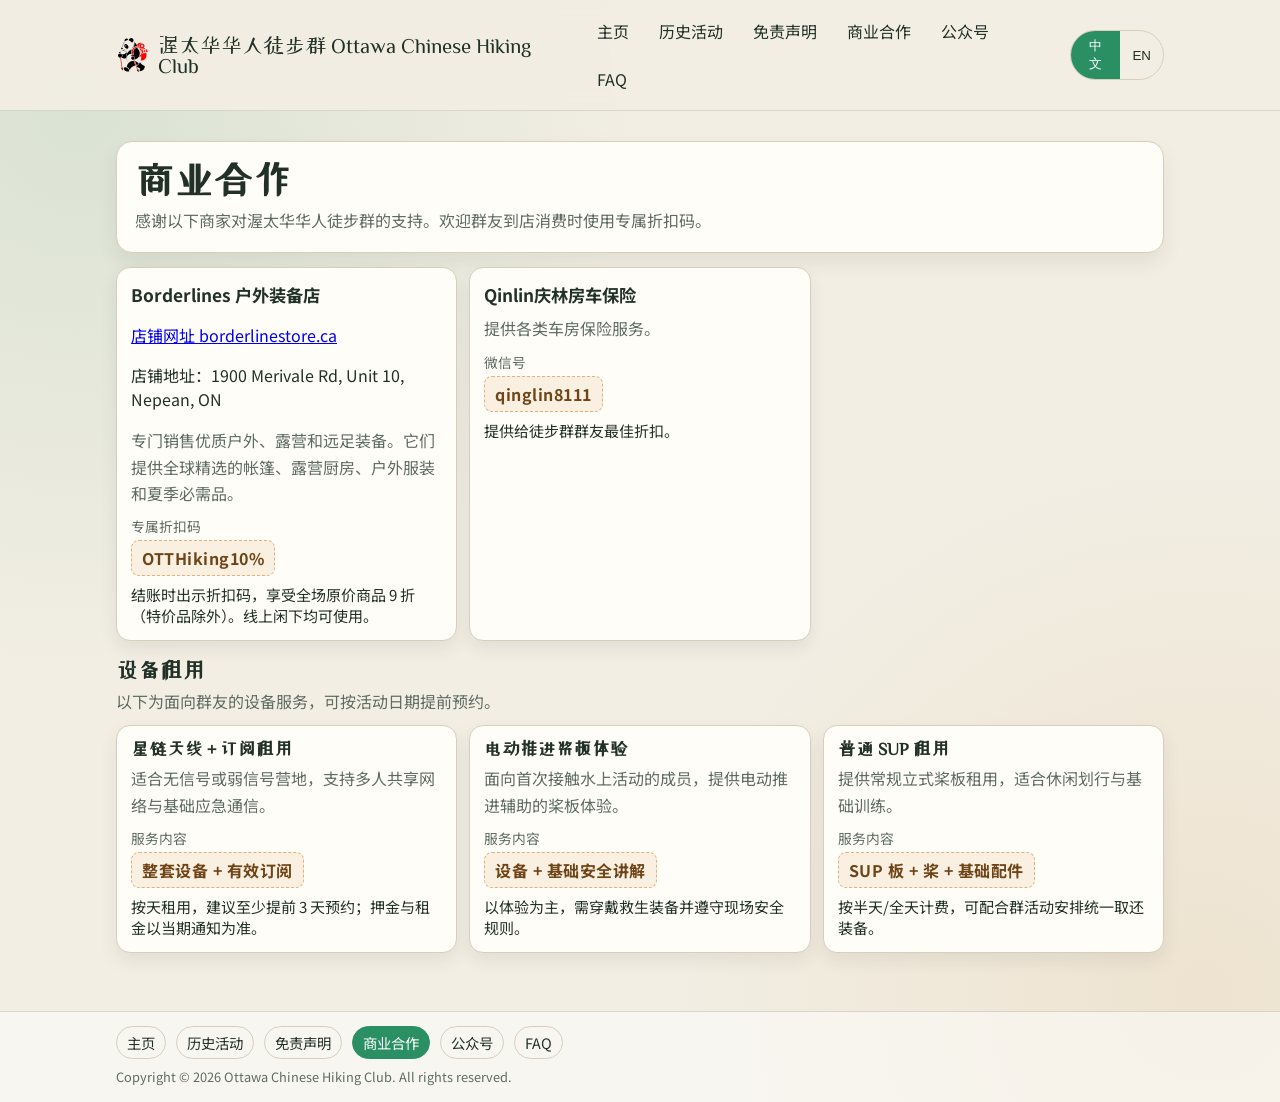
<file: business.html>
<!DOCTYPE html>
<html lang="zh-CN">
<head>
  <meta charset="UTF-8" />
  <meta http-equiv="X-UA-Compatible" content="IE=edge" />
  <meta name="viewport" content="width=device-width, initial-scale=1.0" />
  <meta name="keywords" content="渥太华华人徒步群, 商业合作, 赞助商, 折扣码" />
  <meta name="description" content="感谢支持渥太华华人徒步群的合作商家，并提供专属折扣码。" />
  <title>渥太华华人徒步群 | 商业合作</title>

  <link rel="preconnect" href="https://fonts.googleapis.com" />
  <link rel="preconnect" href="https://fonts.gstatic.com" crossorigin />
  <link href="https://fonts.googleapis.com/css2?family=Noto+Sans+SC:wght@400;500;700&family=ZCOOL+XiaoWei&display=swap" rel="stylesheet" />
  <link rel="stylesheet" href="css/business.css" />
</head>
<body>
  <script src="js/header-loader.js"></script>

  <main class="container">
    <section class="hero">
      <h1>商业合作</h1>
      <p>感谢以下商家对渥太华华人徒步群的支持。欢迎群友到店消费时使用专属折扣码。</p>
    </section>

    <section class="sponsor-grid" aria-label="Sponsors and discount codes">
      <article class="sponsor-card">
        <h2> Borderlines 户外装备店</h2>
        <p class="link"><a href="https://borderlinestore.ca" target="_blank" rel="noopener noreferrer">店铺网址 borderlinestore.ca</a></p>
        <p class="add">店铺地址：1900 Merivale Rd, Unit 10, Nepean, ON</p>
        <p class="desc">专门销售优质户外、露营和远足装备。它们提供全球精选的帐篷、露营厨房、户外服装和夏季必需品。</p>
        <p class="code-label">专属折扣码</p>
        <p class="code">OTTHiking10%</p>
        <p class="rule"> 结账时出示折扣码，享受全场原价商品 9 折（特价品除外）。线上闲下均可使用。</p>
      </article>

      <article class="sponsor-card">
        <h2> Qinlin庆林房车保险 </h2>
        <p class="desc">提供各类车房保险服务。</p>
        <p class="code-label">微信号</p>
        <p class="code"> qinglin8111</p>
        <p class="rule">提供给徒步群群友最佳折扣。</p>
      </article>

      <!-- <article class="sponsor-card">
        <h2>Paddle & More 皮划艇中心</h2>
        <p class="desc">为划船活动提供培训支持与场地优惠。</p>
        <p class="code-label">专属折扣码</p>
        <p class="code">OCCPADDLE</p>
        <p class="rule">周末体验课享 85 折，请提前预约并备注群名。</p>
      </article> -->
    </section>

    <section class="rental-section" aria-label="Equipment rental services">
      <h2>设备租用</h2>
      <p>以下为面向群友的设备服务，可按活动日期提前预约。</p>

      <div class="sponsor-grid">
        <article class="sponsor-card">
          <h2>星链天线 + 订阅租用</h2>
          <p class="desc">适合无信号或弱信号营地，支持多人共享网络与基础应急通信。</p>
          <p class="code-label">服务内容</p>
          <p class="code">整套设备 + 有效订阅</p>
          <p class="rule">按天租用，建议至少提前 3 天预约；押金与租金以当期通知为准。</p>
        </article>

        <article class="sponsor-card">
          <h2>电动推进桨板体验</h2>
          <p class="desc">面向首次接触水上活动的成员，提供电动推进辅助的桨板体验。</p>
          <p class="code-label">服务内容</p>
          <p class="code">设备 + 基础安全讲解</p>
          <p class="rule">以体验为主，需穿戴救生装备并遵守现场安全规则。</p>
        </article>

        <article class="sponsor-card">
          <h2>普通 SUP 租用</h2>
          <p class="desc">提供常规立式桨板租用，适合休闲划行与基础训练。</p>
          <p class="code-label">服务内容</p>
          <p class="code">SUP 板 + 桨 + 基础配件</p>
          <p class="rule">按半天/全天计费，可配合群活动安排统一取还装备。</p>
        </article>
      </div>
    </section>
  </main>

  <script src="js/footer-loader.js"></script>
</body>
</html>
</file>
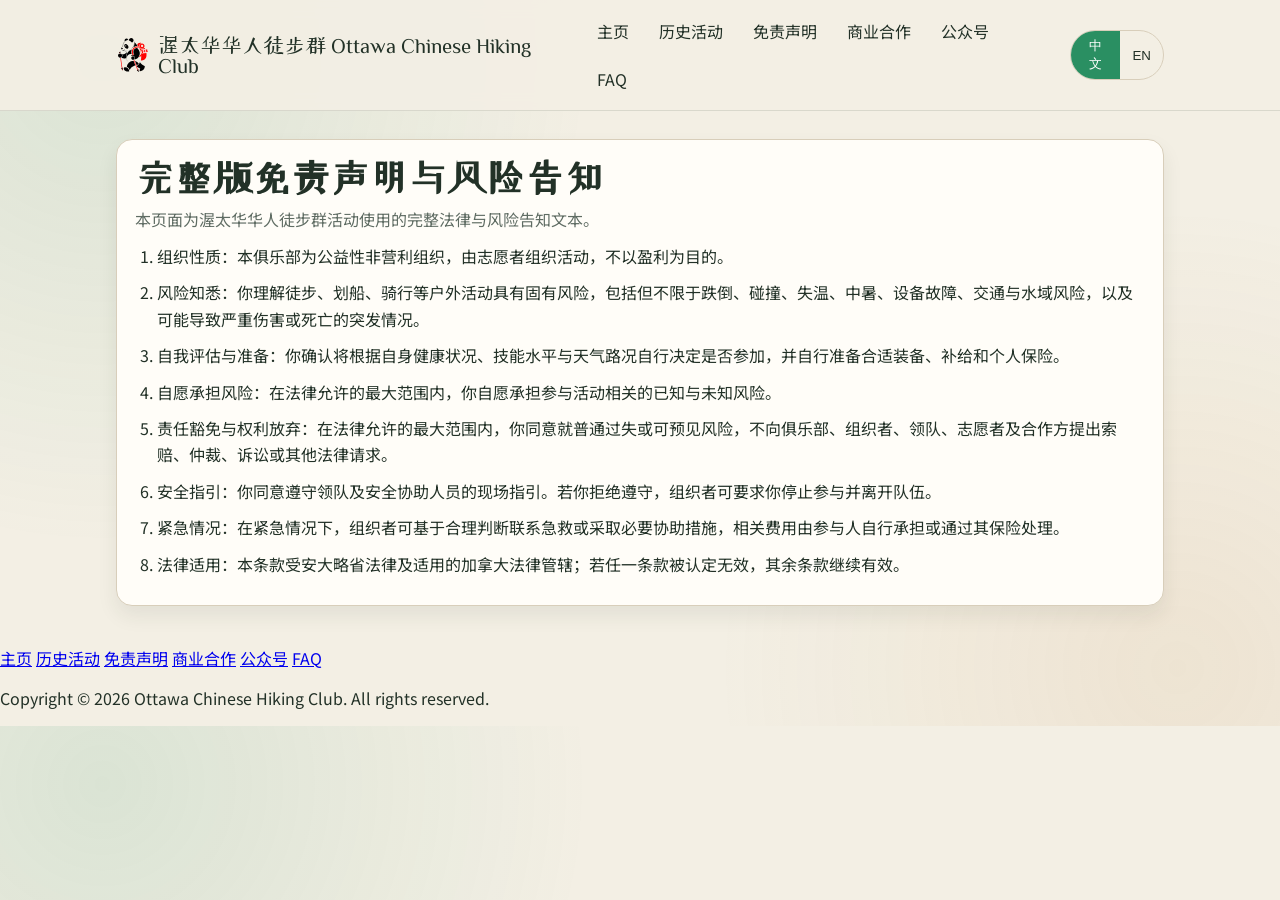
<file: disclaimer.html>
<!DOCTYPE html>
<html lang="zh-CN">
<head>
  <meta charset="UTF-8" />
  <meta http-equiv="X-UA-Compatible" content="IE=edge" />
  <meta name="viewport" content="width=device-width, initial-scale=1.0" />
  <meta name="keywords" content="免责声明, 风险告知, 非营利组织, 户外活动" />
  <meta name="description" content="渥太华华人徒步群完整版免责声明与风险告知。" />
  <title>渥太华华人徒步群 | 完整版免责声明</title>

  <link rel="preconnect" href="https://fonts.googleapis.com" />
  <link rel="preconnect" href="https://fonts.gstatic.com" crossorigin />
  <link href="https://fonts.googleapis.com/css2?family=Noto+Sans+SC:wght@400;500;700&family=ZCOOL+XiaoWei&display=swap" rel="stylesheet" />
  <link rel="stylesheet" href="css/disclaimer.css" />
</head>
<body>
  <script src="js/header-loader.js"></script>

  <main class="container">
    <section class="paper">
      <h1 id="title">完整版免责声明与风险告知</h1>
      <p id="lead" class="lead">本页面为渥太华华人徒步群活动使用的完整法律与风险告知文本。</p>

      <ol class="clauses">
        <li id="c1">组织性质：本俱乐部为公益性非营利组织，由志愿者组织活动，不以盈利为目的。</li>
        <li id="c2">风险知悉：你理解徒步、划船、骑行等户外活动具有固有风险，包括但不限于跌倒、碰撞、失温、中暑、设备故障、交通与水域风险，以及可能导致严重伤害或死亡的突发情况。</li>
        <li id="c3">自我评估与准备：你确认将根据自身健康状况、技能水平与天气路况自行决定是否参加，并自行准备合适装备、补给和个人保险。</li>
        <li id="c4">自愿承担风险：在法律允许的最大范围内，你自愿承担参与活动相关的已知与未知风险。</li>
        <li id="c5">责任豁免与权利放弃：在法律允许的最大范围内，你同意就普通过失或可预见风险，不向俱乐部、组织者、领队、志愿者及合作方提出索赔、仲裁、诉讼或其他法律请求。</li>
        <li id="c6">安全指引：你同意遵守领队及安全协助人员的现场指引。若你拒绝遵守，组织者可要求你停止参与并离开队伍。</li>
        <li id="c7">紧急情况：在紧急情况下，组织者可基于合理判断联系急救或采取必要协助措施，相关费用由参与人自行承担或通过其保险处理。</li>
        <li id="c8">法律适用：本条款受安大略省法律及适用的加拿大法律管辖；若任一条款被认定无效，其余条款继续有效。</li>
      </ol>

    </section>
  </main>

  <script src="js/footer-loader.js"></script>

  <script src="js/disclaimer.js"></script>
</body>
</html>
</file>
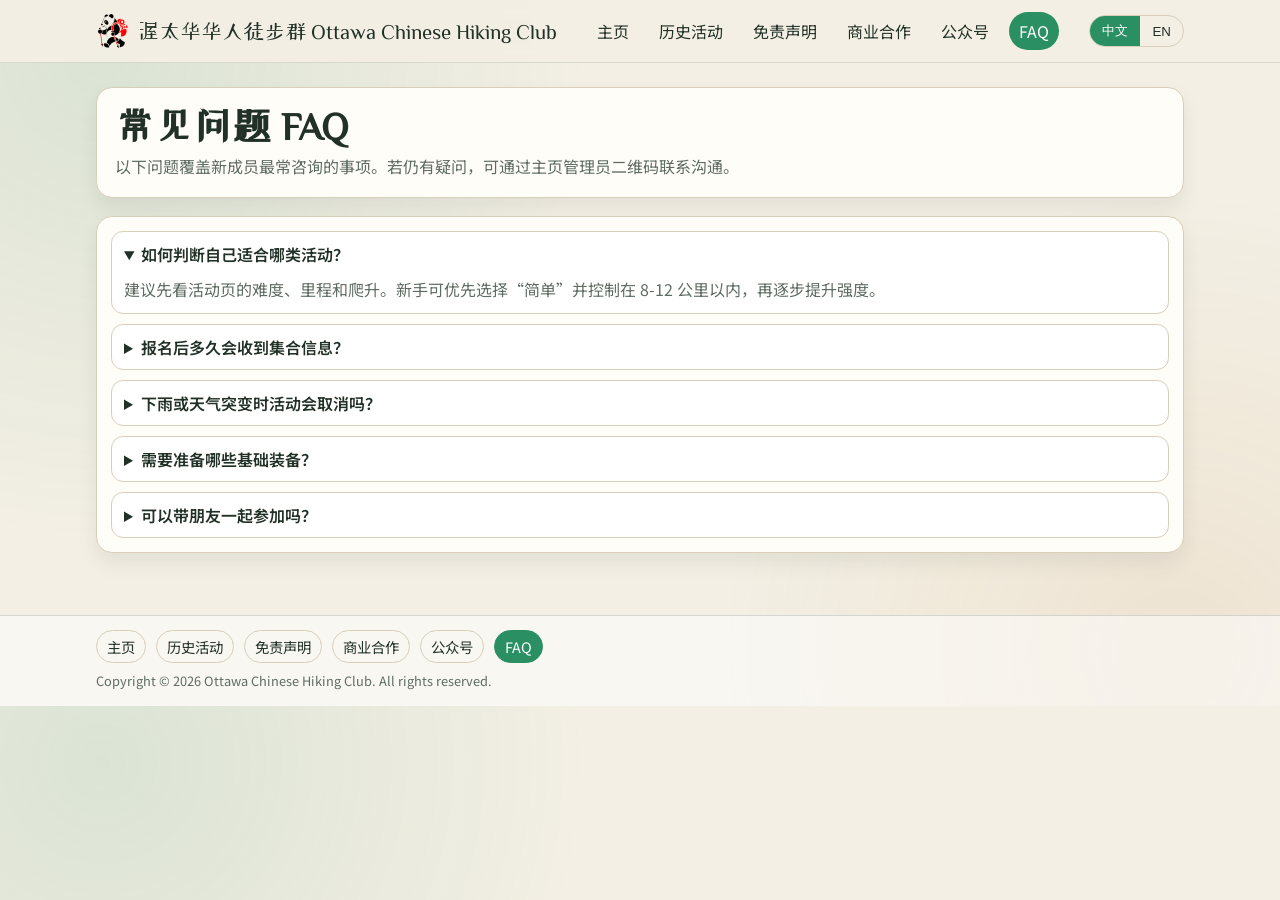
<file: faq.html>
<!DOCTYPE html>
<html lang="zh-CN">
<head>
  <meta charset="UTF-8" />
  <meta http-equiv="X-UA-Compatible" content="IE=edge" />
  <meta name="viewport" content="width=device-width, initial-scale=1.0" />
  <meta name="keywords" content="FAQ, 常见问题, 渥太华华人徒步群, 活动说明" />
  <meta name="description" content="渥太华华人徒步群常见问题页面：入群、报名、装备、天气与活动安全说明。" />
  <title>渥太华华人徒步群 | FAQ</title>

  <link rel="preconnect" href="https://fonts.googleapis.com" />
  <link rel="preconnect" href="https://fonts.gstatic.com" crossorigin />
  <link href="https://fonts.googleapis.com/css2?family=Noto+Sans+SC:wght@400;500;700&family=ZCOOL+XiaoWei&display=swap" rel="stylesheet" />
  <link rel="stylesheet" href="css/faq.css" />
</head>
<body>
  <script src="js/header-loader.js"></script>

  <main class="container">
    <section class="hero panel">
      <h1 id="faqTitle">常见问题 FAQ</h1>
      <p id="faqIntro">以下问题覆盖新成员最常咨询的事项。若仍有疑问，可通过主页管理员二维码联系沟通。</p>
    </section>

    <section class="panel faq-panel" aria-label="Frequently asked questions">
      <details class="faq-item" open>
        <summary id="faqQ1">如何判断自己适合哪类活动？</summary>
        <p id="faqA1">建议先看活动页的难度、里程和爬升。新手可优先选择“简单”并控制在 8-12 公里以内，再逐步提升强度。</p>
      </details>

      <details class="faq-item">
        <summary id="faqQ2">报名后多久会收到集合信息？</summary>
        <p id="faqA2">通常在活动前 24-48 小时由领队统一发布集合时间、停车点和注意事项，请留意群内通知。</p>
      </details>

      <details class="faq-item">
        <summary id="faqQ3">下雨或天气突变时活动会取消吗？</summary>
        <p id="faqA3">视天气级别决定：小雨可能照常并调整节奏，雷暴或高风险天气通常取消或改线，安全优先。</p>
      </details>

      <details class="faq-item">
        <summary id="faqQ4">需要准备哪些基础装备？</summary>
        <p id="faqA4">建议准备防滑徒步鞋、分层衣物、饮水、简易补给、充电手机和基础应急用品。水上活动需按要求穿戴救生装备。</p>
      </details>

      <details class="faq-item">
        <summary id="faqQ5">可以带朋友一起参加吗？</summary>
        <p id="faqA5">欢迎邀请符合入群条件的朋友，建议先完成入群审核并了解免责声明后再报名活动。</p>
      </details>
    </section>
  </main>

  <script src="js/footer-loader.js"></script>

  <script src="js/faq.js"></script>
</body>
</html>
</file>
<file: css/business.css>
:root {
  --paper: #f2eee3;
  --ink: #223127;
  --muted: #5f6c63;
  --brand: #2a8f62;
  --line: #d8ceba;
  --card: #fffdf8;
  --accent: #cb7f2a;
}

* { box-sizing: border-box; }

body {
  margin: 0;
  font-family: "Noto Sans SC", "Source Han Sans SC", "PingFang SC", sans-serif;
  color: var(--ink);
  background:
    radial-gradient(circle at 6% 10%, rgba(42, 143, 98, 0.12), transparent 36%),
    radial-gradient(circle at 94% 90%, rgba(203, 127, 42, 0.1), transparent 34%),
    var(--paper);
}

.site-header {
  position: sticky;
  top: 0;
  z-index: 999;
  backdrop-filter: blur(8px);
  background: rgba(242, 238, 227, 0.95);
  border-bottom: 1px solid rgba(34, 49, 39, 0.12);
}

.nav-wrap {
  max-width: 1080px;
  margin: 0 auto;
  padding: 12px 16px;
  display: flex;
  align-items: center;
  justify-content: space-between;
  gap: 12px;
}

.brand {
  font-family: "ZCOOL XiaoWei", serif;
  font-size: 1.3rem;
  color: var(--ink);
  text-decoration: none;
}

.nav-links {
  display: flex;
  gap: 10px;
  flex-wrap: wrap;
}

.nav-links a {
  text-decoration: none;
  color: var(--ink);
  border-radius: 999px;
  padding: 7px 10px;
}

.nav-links a:hover {
  background: rgba(42, 143, 98, 0.12);
}

.lang-switch {
  border: 1px solid var(--line);
  border-radius: 999px;
  overflow: hidden;
  display: inline-flex;
}

.lang-btn {
  border: 0;
  padding: 6px 12px;
  background: transparent;
  color: var(--ink);
}

.lang-btn.active {
  background: var(--brand);
  color: #fff;
}

.container {
  max-width: 1080px;
  margin: 0 auto;
  padding: 30px 16px 38px;
}

.hero {
  border: 1px solid var(--line);
  border-radius: 16px;
  background: var(--card);
  box-shadow: 0 10px 20px rgba(34, 49, 39, 0.08);
  padding: 18px;
  margin-bottom: 14px;
}

.hero h1 {
  margin: 0 0 8px;
  font-family: "ZCOOL XiaoWei", serif;
  font-size: clamp(1.7rem, 3vw, 2.5rem);
}

.hero p {
  margin: 0;
  color: var(--muted);
  line-height: 1.7;
}

.sponsor-grid {
  display: grid;
  grid-template-columns: repeat(3, minmax(0, 1fr));
  gap: 12px;
}

.rental-section {
  margin-top: 18px;
}

.rental-section h2 {
  margin: 0 0 8px;
  font-size: 1.35rem;
  font-family: "ZCOOL XiaoWei", serif;
}

.rental-section > p {
  margin: 0 0 12px;
  color: var(--muted);
}

.sponsor-card {
  border: 1px solid var(--line);
  border-radius: 14px;
  background: var(--card);
  box-shadow: 0 8px 18px rgba(34, 49, 39, 0.08);
  padding: 14px;
}

.sponsor-card h2 {
  margin: 0 0 8px;
  font-size: 1.08rem;
}

.desc {
  margin: 0 0 10px;
  color: var(--muted);
  line-height: 1.65;
}

.code-label {
  margin: 0;
  color: var(--muted);
  font-size: 0.86rem;
}

.code {
  margin: 4px 0 8px;
  display: inline-block;
  padding: 5px 10px;
  border-radius: 8px;
  border: 1px dashed rgba(203, 127, 42, 0.55);
  background: rgba(203, 127, 42, 0.1);
  color: #6f4518;
  font-weight: 700;
  letter-spacing: 0.5px;
}

.rule {
  margin: 0;
  color: var(--ink);
  font-size: 0.94rem;
}

.site-footer {
  margin-top: 20px;
  border-top: 1px solid rgba(34, 49, 39, 0.16);
  background: rgba(255, 255, 255, 0.52);
}

.footer-inner {
  max-width: 1080px;
  margin: 0 auto;
  padding: 14px 16px 16px;
}

.footer-links {
  display: flex;
  flex-wrap: wrap;
  gap: 10px;
  margin-bottom: 8px;
}

.footer-links a {
  text-decoration: none;
  color: var(--ink);
  border: 1px solid var(--line);
  border-radius: 999px;
  padding: 5px 10px;
  font-size: 0.9rem;
}

.footer-links a:hover {
  background: rgba(42, 143, 98, 0.1);
}

.footer-links a.active {
  background: var(--brand);
  border-color: var(--brand);
  color: #fff;
}

.footer-copyright {
  margin: 0;
  font-size: 0.8rem;
  color: var(--muted);
}

@media (max-width: 920px) {
  .sponsor-grid {
    grid-template-columns: 1fr;
  }
}

@media (max-width: 700px) {
  .nav-wrap {
    flex-direction: column;
    align-items: flex-start;
  }

  .footer-inner {
    padding: 12px 16px 14px;
  }
}
</file>
<file: css/disclaimer.css>
:root {
  --paper: #f3efe4;
  --ink: #223127;
  --muted: #5f6c63;
  --brand: #2a8f62;
  --line: #d8ceba;
  --card: #fffdf8;
}

* { box-sizing: border-box; }

body {
  margin: 0;
  font-family: "Noto Sans SC", "Source Han Sans SC", "PingFang SC", sans-serif;
  color: var(--ink);
  background:
    radial-gradient(circle at 8% 8%, rgba(42, 143, 98, 0.12), transparent 36%),
    radial-gradient(circle at 92% 92%, rgba(190, 126, 52, 0.1), transparent 34%),
    var(--paper);
}

.site-header {
  position: sticky;
  top: 0;
  z-index: 999;
  backdrop-filter: blur(8px);
  background: rgba(243, 239, 228, 0.95);
  border-bottom: 1px solid rgba(34, 49, 39, 0.12);
}

.nav-wrap {
  max-width: 1080px;
  margin: 0 auto;
  padding: 12px 16px;
  display: flex;
  align-items: center;
  justify-content: space-between;
  gap: 12px;
}

.brand {
  font-family: "ZCOOL XiaoWei", serif;
  font-size: 1.3rem;
  color: var(--ink);
  text-decoration: none;
}

.nav-links {
  display: flex;
  gap: 10px;
  flex-wrap: wrap;
}

.nav-links a {
  text-decoration: none;
  color: var(--ink);
  border-radius: 999px;
  padding: 7px 10px;
}

.nav-links a:hover {
  background: rgba(42, 143, 98, 0.12);
}

.lang-switch {
  border: 1px solid var(--line);
  border-radius: 999px;
  overflow: hidden;
  display: inline-flex;
}

.lang-btn {
  border: 0;
  padding: 6px 12px;
  background: transparent;
  color: var(--ink);
  cursor: pointer;
}

.lang-btn.active {
  background: var(--brand);
  color: #fff;
}

.container {
  max-width: 1080px;
  margin: 0 auto;
  padding: 28px 16px 40px;
}

.paper {
  border: 1px solid var(--line);
  border-radius: 16px;
  background: var(--card);
  padding: 18px;
  box-shadow: 0 10px 20px rgba(34, 49, 39, 0.08);
}

.paper h1 {
  margin: 0 0 10px;
  font-family: "ZCOOL XiaoWei", serif;
  font-size: clamp(1.7rem, 3vw, 2.6rem);
}

.lead {
  margin: 0 0 12px;
  color: var(--muted);
}

.clauses {
  margin: 0;
  padding-left: 22px;
}

.clauses li {
  margin-bottom: 10px;
  line-height: 1.65;
}

.notice {
  margin: 8px 0 0;
  color: var(--muted);
  font-size: 0.95rem;
}

@media (max-width: 700px) {
  .nav-wrap {
    flex-direction: column;
    align-items: flex-start;
  }
}
</file>
<file: css/faq.css>
:root {
  --paper: #f3efe4;
  --ink: #223127;
  --muted: #5f6c63;
  --brand: #2a8f62;
  --line: #d8ceba;
  --card: #fffdf8;
}

* { box-sizing: border-box; }

body {
  margin: 0;
  font-family: "Noto Sans SC", "Source Han Sans SC", "PingFang SC", sans-serif;
  color: var(--ink);
  background:
    radial-gradient(circle at 8% 8%, rgba(42, 143, 98, 0.12), transparent 36%),
    radial-gradient(circle at 92% 92%, rgba(190, 126, 52, 0.1), transparent 34%),
    var(--paper);
}

.site-header {
  position: sticky;
  top: 0;
  z-index: 999;
  backdrop-filter: blur(8px);
  background: rgba(243, 239, 228, 0.95);
  border-bottom: 1px solid rgba(34, 49, 39, 0.12);
}

.nav-wrap {
  max-width: 1120px;
  margin: 0 auto;
  padding: 12px 16px;
  display: flex;
  align-items: center;
  justify-content: space-between;
  gap: 12px;
}

.brand {
  font-family: "ZCOOL XiaoWei", serif;
  font-size: 1.3rem;
  color: var(--ink);
  text-decoration: none;
}

.nav-links {
  display: flex;
  gap: 10px;
  flex-wrap: wrap;
}

.nav-links a {
  text-decoration: none;
  color: var(--ink);
  border-radius: 999px;
  padding: 7px 10px;
}

.nav-links a:hover {
  background: rgba(42, 143, 98, 0.12);
}

.nav-links a.active {
  background: var(--brand);
  color: #fff;
}

.lang-switch {
  border: 1px solid var(--line);
  border-radius: 999px;
  overflow: hidden;
  display: inline-flex;
}

.lang-btn {
  border: 0;
  padding: 6px 12px;
  background: transparent;
  color: var(--ink);
  cursor: pointer;
}

.lang-btn.active {
  background: var(--brand);
  color: #fff;
}

.container {
  max-width: 1120px;
  margin: 0 auto;
  padding: 24px 16px 42px;
  display: grid;
  gap: 18px;
}

.panel {
  border: 1px solid var(--line);
  border-radius: 16px;
  background: var(--card);
  box-shadow: 0 10px 20px rgba(34, 49, 39, 0.08);
}

.hero {
  padding: 18px;
}

.hero h1 {
  margin: 0 0 8px;
  font-family: "ZCOOL XiaoWei", serif;
  font-size: clamp(1.8rem, 3vw, 2.8rem);
}

.hero p {
  margin: 0;
  color: var(--muted);
  line-height: 1.65;
}

.faq-panel {
  padding: 14px;
  display: grid;
  gap: 10px;
}

.faq-item {
  border: 1px solid var(--line);
  border-radius: 12px;
  background: #fff;
  padding: 10px 12px;
}

.faq-item summary {
  cursor: pointer;
  font-weight: 600;
  color: var(--ink);
}

.faq-item p {
  margin: 10px 0 0;
  color: var(--muted);
  line-height: 1.65;
}

.site-footer {
  margin-top: 20px;
  border-top: 1px solid rgba(34, 49, 39, 0.16);
  background: rgba(255, 255, 255, 0.52);
}

.footer-inner {
  max-width: 1120px;
  margin: 0 auto;
  padding: 14px 16px 16px;
}

.footer-links {
  display: flex;
  flex-wrap: wrap;
  gap: 10px;
  margin-bottom: 8px;
}

.footer-links a {
  text-decoration: none;
  color: var(--ink);
  border: 1px solid var(--line);
  border-radius: 999px;
  padding: 5px 10px;
  font-size: 0.9rem;
}

.footer-links a:hover {
  background: rgba(42, 143, 98, 0.1);
}

.footer-links a.active {
  background: var(--brand);
  border-color: var(--brand);
  color: #fff;
}

.footer-copyright {
  margin: 0;
  font-size: 0.8rem;
  color: var(--muted);
}

@media (max-width: 700px) {
  .nav-wrap {
    flex-direction: column;
    align-items: flex-start;
  }

  .footer-inner {
    padding: 12px 16px 14px;
  }
}
</file>
